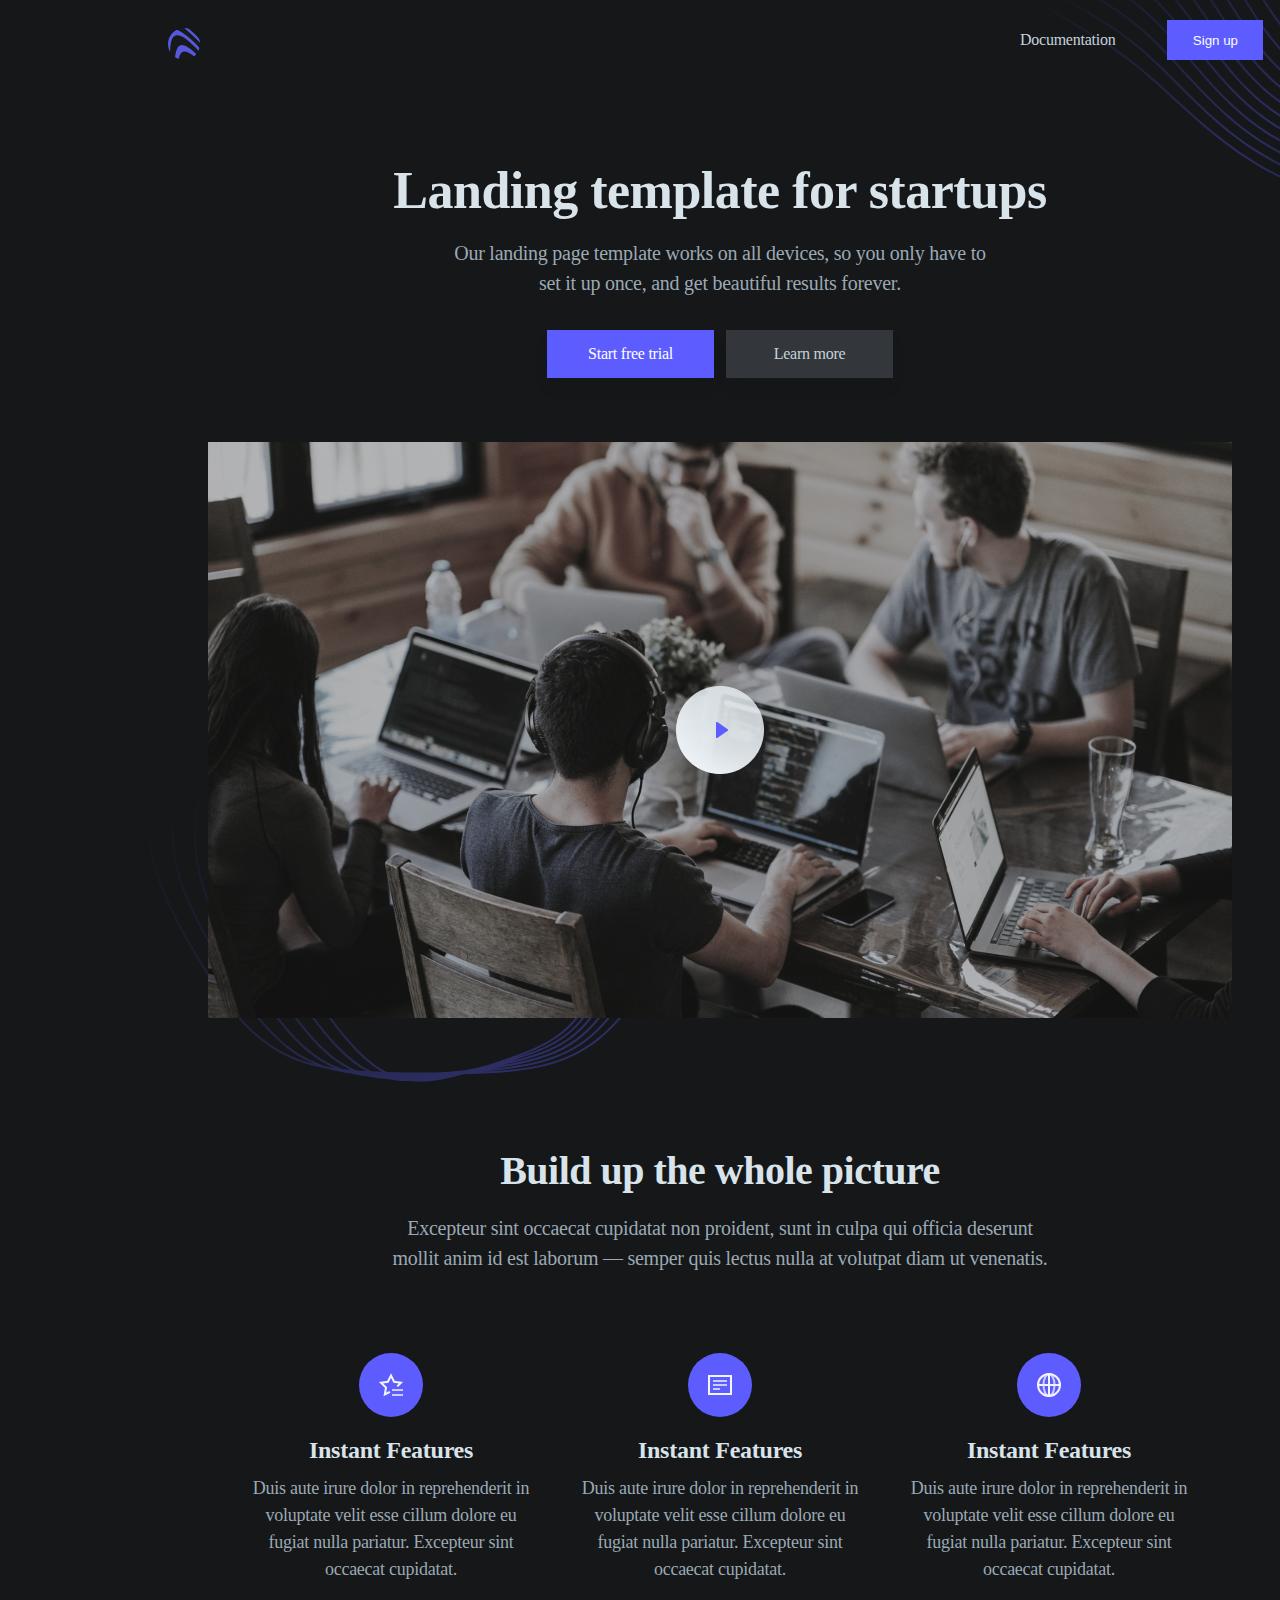
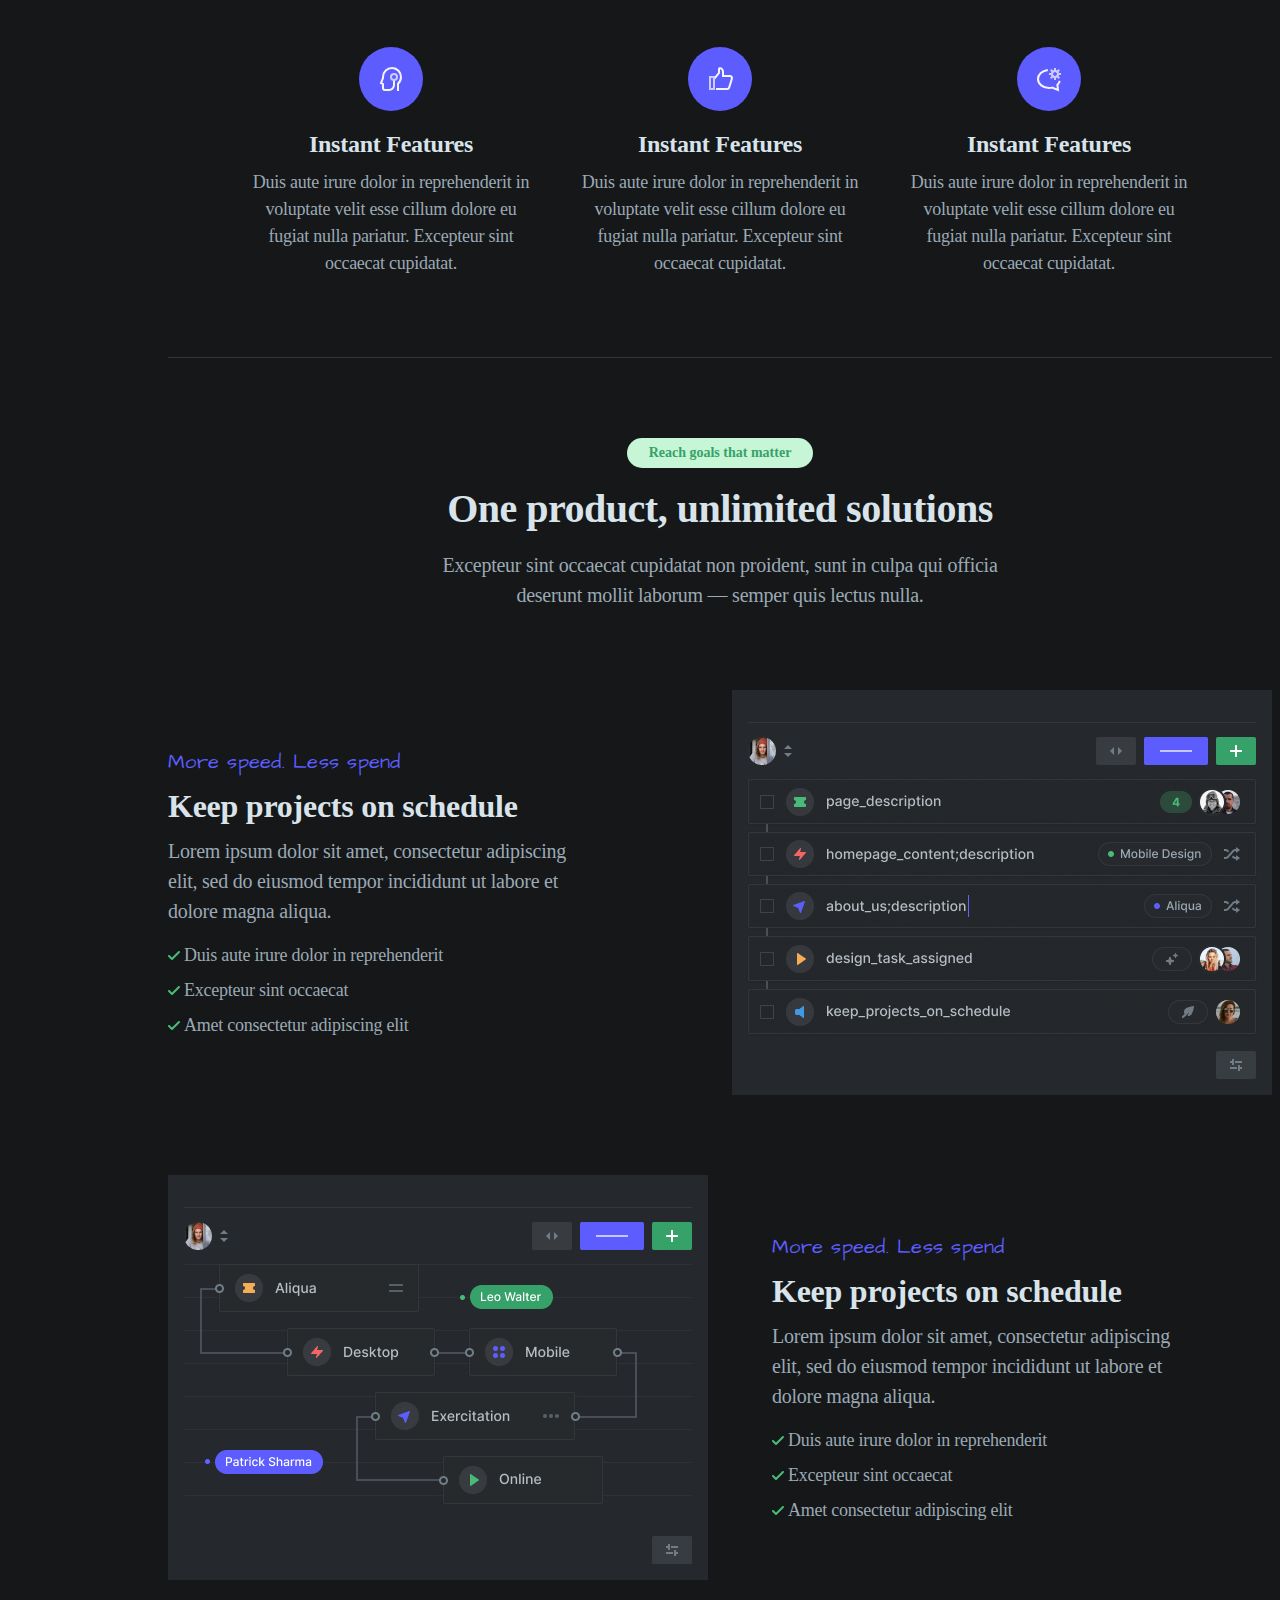
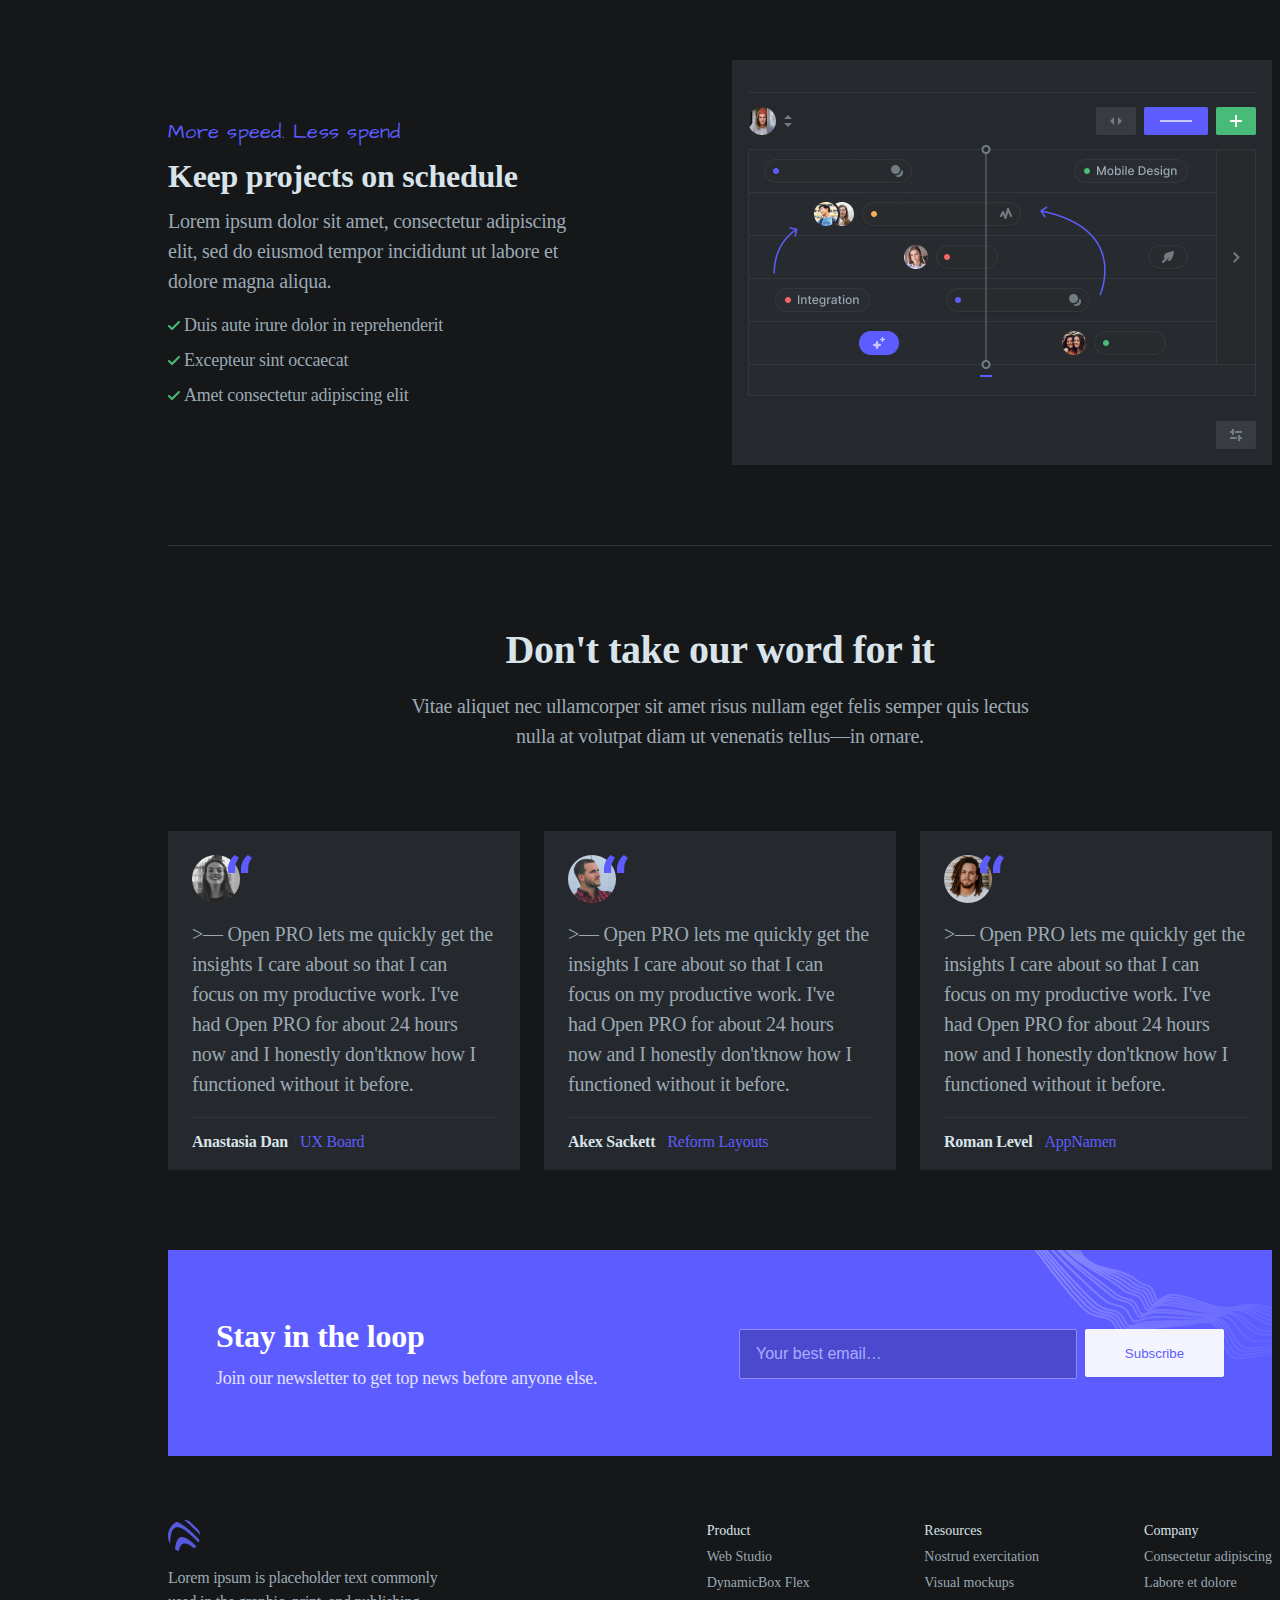
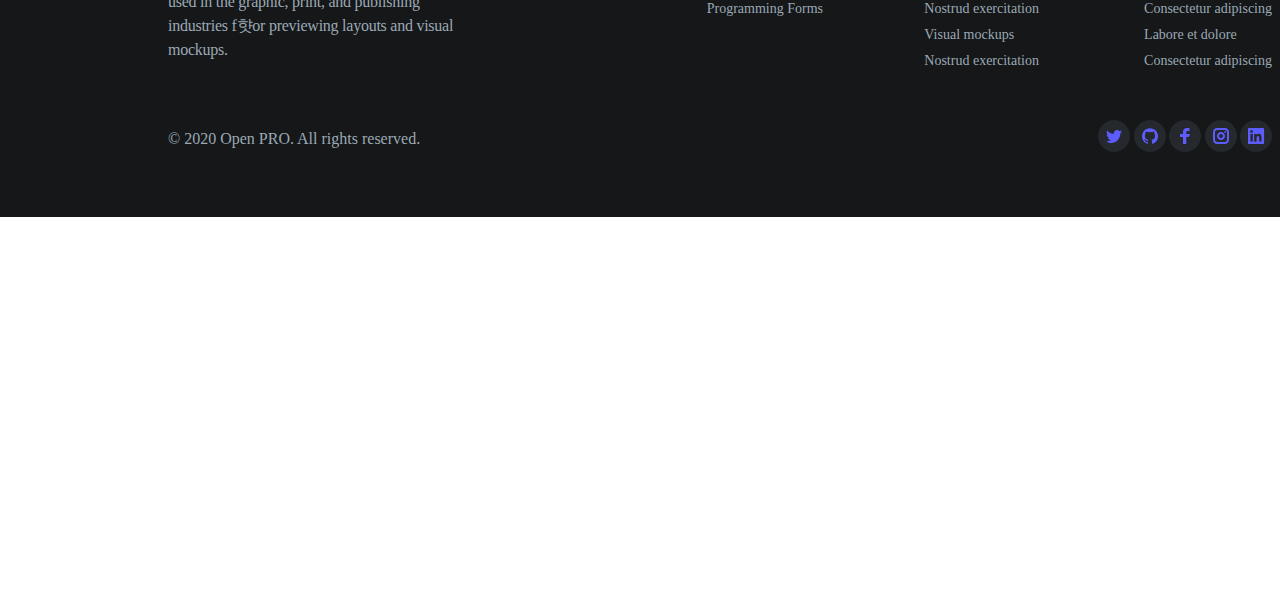
<file: index.html>
<!DOCTYPE html>
<html lang="en">
   

<head>
    <title>#1</title>
    <link rel="stylesheet" href="reset.css">
    <link rel="stylesheet" href="landing.css">
    <link rel="preconnect" href="https://fonts.googleapis.com">
    <link rel="preconnect" href="https://fonts.gstatic.com" crossorigin>
    <link href="https://fonts.googleapis.com/css2?family=Architects+Daughter&family=Playfair+Display&family=Sometype+Mono:wght@700&family=Sunflower:wght@500&display=swap" rel="stylesheet">
    <style>
    </style>
</head>
<body>
<div class="wrap">
    <header>
        <img src="img/headerlogo.svg" alt="" class="logo">
        <a href="#" class="do">Documentation</a>
        <a href="signup.html"><button>Sign up</button></a>
        <img src="img/bg1.svg" alt="" class="back">
    </header>
    <main>
        <div class="p1">
            <h1>Landing template for startups</h1>
            <h3>Our landing page template works on all devices, so you only have to <br> 
                set it up once, and get beautiful results forever.</h3>
            <button class="b1" >Start free trial</button>
            <button class="b2">Learn more</button>
                <div class="img-wrap">
                     <img src="img/Video.png" alt="" class="video">
                    <img src="img/bg2.svg" alt="" class="back2"> 
                   
                </div>
        </div>     

        <div class="p2">
            <h1>Build up the whole picture</h1>
            <h2>Excepteur sint occaecat cupidatat non proident, sunt in culpa qui officia deserunt <br>
                mollit anim id est laborum — semper quis lectus nulla at volutpat diam ut venenatis.</h2> 
            <div class="icon">
            
                        <div class="iconwrap">
                            <div class="icon1">
                                <img src="img/icon1.svg" alt="">
                                <h3>Instant Features</h3>
                                <p>Duis aute irure dolor in reprehenderit in<br> voluptate velit esse cillum dolore eu<br> fugiat nulla pariatur. Excepteur sint<br> occaecat cupidatat.</p>
                            </div>
                            <div class="icon2">
                                <img src="img/icon2.svg" alt="">
                                <h3>Instant Features</h3>
                                <p>Duis aute irure dolor in reprehenderit in<br> voluptate velit esse cillum dolore eu<br> fugiat nulla pariatur. Excepteur sint<br> occaecat cupidatat.</p>
                            </div>
                            <div class="icon3">
                                <img src="img/icon3.svg" alt="">
                                <h3>Instant Features</h3>
                                <p>Duis aute irure dolor in reprehenderit in<br> voluptate velit esse cillum dolore eu<br> fugiat nulla pariatur. Excepteur sint<br> occaecat cupidatat.</p>
                            </div>    
                            <div class="icon4">
                                    <img src="img/icon4.svg" alt="">
                                    <h3>Instant Features</h3>
                                    <p>Duis aute irure dolor in reprehenderit in<br> voluptate velit esse cillum dolore eu<br> fugiat nulla pariatur. Excepteur sint<br> occaecat cupidatat.</p>
                            </div>
                            <div class="icon5">
                                    <img src="img/icon5.svg" alt="">
                                    <h3>Instant Features</h3>
                                    <p>Duis aute irure dolor in reprehenderit in<br> voluptate velit esse cillum dolore eu<br> fugiat nulla pariatur. Excepteur sint<br> occaecat cupidatat.</p>
                            </div>
                            <div class="icon6">
                                    <img src="img/icon6.svg" alt="">
                                    <h3>Instant Features</h3>                    
                                    <p>Duis aute irure dolor in reprehenderit in<br> voluptate velit esse cillum dolore eu<br> fugiat nulla pariatur. Excepteur sint<br> occaecat cupidatat.</p>
                            </div>
                        </div>    
            </div>
        </div>

        <div class="p3">
            <div class="titlebutton">Reach goals that matter</div>
            <h1>One product, unlimited solutions</h1>
            <h2>Excepteur sint occaecat cupidatat non proident, sunt in culpa qui officia<br>
                deserunt mollit laborum — semper quis lectus nulla.</h2>  
                <div class="container">
                    <div class="contents1">
                        <div class="textbox">
                            <p class="subtitle">More speed. Less spend</p>
                            <h3>Keep projects on schedule</h3>
                            <h4>Lorem ipsum dolor sit amet, consectetur adipiscing<br> 
                                elit, sed do eiusmod tempor incididunt ut labore et<br>
                                dolore magna aliqua.</h4>
                                <p class="checklist">
                                    <div class="check">
                                        <img src="img/greencheck.svg" alt=""> <span>Duis aute irure dolor in reprehenderit</span>
                                    </div>
                                    <div class="check">
                                        <img src="img/greencheck.svg" alt=""> <span>Excepteur sint occaecat</span>
                                    </div>
                                    <div class="check">
                                        <img src="img/greencheck.svg" alt=""> <span>Amet consectetur adipiscing elit</span>
                                    </div> 
                                </p>
                        </div>
                        <img src="img/Illustration1.png" alt="" class="img1">
                    </div>   

                    <div class="contents2">
                        <div class="textbox">
                            <p class="subtitle">More speed. Less spend</p>
                            <h3>Keep projects on schedule</h3>
                            <h4>Lorem ipsum dolor sit amet, consectetur adipiscing<br> 
                                elit, sed do eiusmod tempor incididunt ut labore et<br>
                                dolore magna aliqua.</h4>
                                <p class="checklist">
                                    <div class="check">
                                        <img src="img/greencheck.svg" alt=""> <span>Duis aute irure dolor in reprehenderit</span>
                                    </div>
                                    <div class="check">
                                        <img src="img/greencheck.svg" alt=""> <span>Excepteur sint occaecat</span>
                                    </div>
                                    <div class="check">
                                        <img src="img/greencheck.svg" alt=""> <span>Amet consectetur adipiscing elit</span>
                                    </div> 
                                </p>
                            </div>
                        <img src="img/Illustration2.png" alt="" class="img2">
                    </div>   

                    <div class="contents3">
                        <div class="textbox">
                            <p class="subtitle">More speed. Less spend</p>
                            <h3>Keep projects on schedule</h3>
                                <h4>Lorem ipsum dolor sit amet, consectetur adipiscing<br> 
                                elit, sed do eiusmod tempor incididunt ut labore et<br>
                                dolore magna aliqua.</h4>
                                <p class="checklist">
                                    <div class="check">
                                        <img src="img/greencheck.svg" alt=""> <span>Duis aute irure dolor in reprehenderit</span>
                                    </div>
                                    <div class="check">
                                        <img src="img/greencheck.svg" alt=""> <span>Excepteur sint occaecat</span>
                                    </div>
                                    <div class="check">
                                        <img src="img/greencheck.svg" alt=""> <span>Amet consectetur adipiscing elit</span>
                                    </div> 
                                </p>
                        </div>
                        <img src="img/Illustration3.png" alt="" class="img3">
                    </div>   
        </div>        
        <div class="p4">
                <h1>Don't take our word for it</h1>
                <h3>Vitae aliquet nec ullamcorper sit amet risus nullam eget felis semper quis lectus<br> 
                    nulla at volutpat diam ut venenatis tellus—in ornare.</h3>
            <div class="container">
                <div class="avatar1">
                    <div class="avatarcontainer">
                        <img src="img/people1.svg" alt="">
                        <h4>>— Open PRO lets me quickly get the
                        insights I care about so that I can<br> focus on my productive work. I've<br> 
                        had Open PRO for about 24 hours<br>  now and I honestly don'tknow how I<br> 
                        functioned without it before.</h4>
                        <p><span class="ana">Anastasia Dan</span> <span class="slash">/</span> <span class="blue">UX Board</span> </p>
                    </div>
                </div>
                <div class="avatar2">
                        <div class="avatarcontainer">
                            <img src="img/people2.svg" alt="">
                            <h4>>— Open PRO lets me quickly get the
                                insights I care about so that I can<br> focus on my productive work. I've<br> 
                                had Open PRO for about 24 hours<br>  now and I honestly don'tknow how I<br> 
                                functioned without it before.</h4>
                            <p><span class="ana">Roman Level</span> <span class="slash">/</span> <span class="blue">AppNamen</span></p>
                        </div>       
                    </div>
                <div class="avatar3">
                    <div class="avatarcontainer">
                            <img src="img/people3.svg" alt="">
                            <h4>>— Open PRO lets me quickly get the
                                insights I care about so that I can<br> focus on my productive work. I've<br> 
                                had Open PRO for about 24 hours<br>  now and I honestly don'tknow how I<br> 
                                functioned without it before.</h4>
                            <p><span class="ana">Akex Sackett</span> <span class="slash">/</span> <span class="blue">Reform Layouts</span></p>
                     </div>       
                </div>

                <div class="bluebox">
                    <h2>Stay in the loop</h2>
                        <h3>Join our newsletter to get top news before anyone else.</h3>
                        <input type="text" placeholder="Your best email…">
                        <button>Subscribe</button>
                        <img src="img/bg3.svg" alt="" class="bg3">
                 </div>
        
   
        <footer>
            <img src="img/logo_.png" alt="">
            <p class="lorem">
                Lorem ipsum is placeholder text commonly<br>
                used in the graphic, print, and publishing <br>
                industries f햣or previewing layouts and visual<br>
                mockups.
            </p>
            <p class="la">© 2020 Open PRO. All rights reserved.</p>
            <div class="footertitle">
                <div class="product">
                    <span class="title">Product</span>
                    <span>Web Studio</span>
                    <span>DynamicBox Flex</span>
                    <span>Programming Forms</span>
                </div>
            </div>
            <div class="footertitle">
                <div class="Resources">
                    <span class="title">Resources</span>
                    <span>Nostrud exercitation</span>
                    <span>Visual mockups</span>
                    <span>Nostrud exercitation</span>
                    <span>Visual mockups</span>
                    <span>Nostrud exercitation</span>
            </div>
            <div class="footertitle">
                <div class="company">
                    <span class="title">Company</span>
                    <span>Consectetur adipiscing</span>
                    <span>Labore et dolore</span>
                    <span>Consectetur adipiscing</span> 
                    <span>Labore et dolore</span>
                    <span>Consectetur adipiscing</span>
                </div>
            </div>
            
            <div class="sns">
                <img src="img/sns1.svg" alt="">
                <img src="img/sns2.svg" alt="">
                <img src="img/sns3.svg" alt="">
                <img src="img/sns4.svg" alt="">
                <img src="img/sns5.svg" alt="">
            </div>    
        </footer>
        
</div>
</main>

</body>
</html>
</file>
<file: landing.css>
.wrap{
    width: 1440px;
    height: 5017px;
    background-color: #151719;
}
    header{
        width: 1440px;
        height: 80px;
    }
       
     .logo{
        margin-left: 168px;
        margin-top: 24px;
    }
    header .do{
        margin-top: 27px;
        margin-left: 816px;
        margin-right: 48px;
        font-size: 16px;
        font-weight: 400px;
        line-height: 24px;
        letter-spacing: -0.25px;
        text-align: left;
        color: #C5D2DC;
    }
    header button{
        width: 96px;
        height: 40px;
        color: #FFFFFF;
        background-color: #5D5DFF;
        margin-top: 20px;
        margin-right: 168px;
    }
    header .back{
        position: relative;
        top: -80px;
        left: 998px;
    }
    main{
        width: 1104px; 
        height: 5017px;
        text-align: center;
        margin-left: 168px;
        margin-top: 0;
    }
    .p1 h1{
        font-family: Inter;
        font-size: 52px;
        font-weight: 800;
        line-height: 62px;
        letter-spacing: -0.5px;
        text-align: center;
        margin-top: 80px;
        color: #D9E3EA;
    }

    .p1 h3{
        font-family: Inter;
        font-size: 20px;
        font-weight: 400;
        line-height: 30px;
        letter-spacing: -0.25px;
        text-align: center;
        color: #9BA9B4;
        margin-top: 16px;
    }

    .p1 button{
        width: 167px;
        height: 48px;
        top: 330px;
        left: 556px;
        margin-top: 32px;
        margin-bottom: 64px;
        box-shadow: 0px 10px 15px -3px #15171929;
        font-family: Inter;
        font-size: 16px;
        font-weight: 500;
        line-height: 24px;
        letter-spacing: -0.25px;
        }

        .p1 .b1{
        color: #FFFFFF;
        background-color: #5D5DFF;
        margin-right: 4px;
        }
        .p1 .b2{
        color: #C5D2DC;
        background-color: #33363A;
        margin-left: 4px;
        }

        .img-wrap{
            position: relative;
           
        }
            .video{
                position: relative;
                z-index: 2;
            }
                .p1 .back2{
                position: absolute;
                top: 88px;
                left: -20px;
                z-index: 1;
            }
            

            .p2 h1{
                font-family: Inter;
                font-size: 40px;
                font-weight: 800;
                line-height: 50px;
                letter-spacing: -0.5px;
                text-align: center;
                margin-top: 128px;
                color: #D9E3EA;
            }
        .p2 h2{
            font-family: Inter;
            font-size: 20px;
            font-weight: 400;
            line-height: 30px;
            letter-spacing: -0.25px;
            text-align: center;
            margin-top: 17px;
            color: #9BA9B4;
        }
        .iconwrap{
            margin-top: 80px;
            border-bottom: 1px solid #33363A;
        }

        .iconwrap div{
            display: inline-block;
            width: 325px;
            height: 230px;
            margin-top: 0;
        }
        .iconwrap h3{
            font-size: 24px;
            font-weight: 700;
            line-height: 34px;
            letter-spacing: -0.25px;
            margin-top: 16px;
            margin-bottom: 8px;
            color: #D9E3EA;
        }
        .iconwrap p{
            font-size: 18px;
            font-weight: 400;
            line-height: 27px;
            letter-spacing: -0.25px;
            color: #9BA9B4;
        }
        .iconwrap .icon1{
            margin-bottom: 64px;
        }
     
        .iconwrap .icon4{
            margin-bottom: 80px;  
        }
        
        .p3 .titlebutton{
            width: 186px;
            height: 30px;
            color: #36A269;
            margin-left: 459px;
            margin-top: 80px;
            background-color: #C6F6D5;
            font-size: 14px;
            font-weight: 600;
            letter-spacing: 0px;
            border-radius: 15px;
            line-height: 30px;
        }
        .p3 h1{
            margin-top: 16px;
            margin-bottom: 16px;
            font-size: 40px;
            font-weight: 800;
            line-height: 50px;
            letter-spacing: -0.5px;
            color: #D9E3EA;
            }
    
        .p3 h2{
            font-size: 20px;
            font-weight: 400;
            line-height: 30px;
            letter-spacing: -0.25px;
            color: #9BA9B4;
            margin-bottom: 80px;
        }

        .p3 .container .subtitle{
            font-family: 'Architects Daughter', cursive;
            font-size: 20px;
            font-weight: 400;
            line-height: 30px;
            letter-spacing: 0.25px;
            color: #5D5DFF;
            
        }
        .p3 .container h3{
            font-size: 32px;
            font-weight: 700;
            line-height: 42px;
            letter-spacing: -0.25px;
            color: #D9E3EA;
            margin-top: 8px;

        }
        .p3 .container h4{
            font-size: 20px;
            font-weight: 400;
            line-height: 30px;
            letter-spacing: -0.25px;
            color: #9BA9B4;
            margin-top: 9px;

            }
        .p3 .container .checklist{
            font-size: 18px;
            font-weight: 400;
            line-height: 27px;
            letter-spacing: -0.25px;
            color: #9BA9B4;
            margin-top: 16px;
            }
        .p3 .container{
            width: 1104px;
            height: 1375px;
            text-align: left;
        }
        
        .p3 .contents1{
            width: 1104px;
            height: 405px;
            overflow: hidden;
        }
            .p3 .contents1 .textbox{
                display: inline-block;
                width: 500px;
                height: 292px;
                margin-top: 57px;
                }
                .p3 .img1{
                    float: right;
                    }
        .p3 .contents2{
            width: 1104px;
            height: 405px;
            float: left;
            margin-top: 80px;
            overflow: hidden;
            }
            .p3 .contents2 .textbox{
                float: right;
                width: 500px;
                height: 292px;
                margin-top: 57px;
                }   
       
        .p3 .contents3{
            width: 1104px;
            height: 405px;
            float: left;
            margin-top: 80px;
            overflow: hidden;
            border-bottom: 1px solid #33363A;;
            padding-bottom: 80px;

            }
            .p3 .contents3 .textbox{
                float: left;
                width: 500px;
                height: 292px;
                margin-top: 57px;
                }   
                .p3 .img3{
                    float: right;
                    }

            .check span{
            font-size: 18px;
            font-weight: 400;
            line-height: 27px;
            letter-spacing: -0.25px;
            color: #9BA9B4;
            }

            .check{
                margin-bottom: 8px;
            }
            .check img{
                margin-bottom: 9px;
            }

        .p4{
            margin-top: 80px;
        }
        .p4 h1{
            padding-top: 80px;
            margin-bottom: 16px;
        }
        .p4 h3{
            margin-bottom: 80px;
            font-size: 20px;
            font-weight: 400;
            line-height: 30px;
            letter-spacing: -0.25px;
            color: #9BA9B4;
        }
           
            .avatar1{
                width: 352px;
                height: 339px;
                background-color: #25282C; 
                float: left;
            }
            .avatarcontainer{
                margin: 24px 24px 20px 24px;
            }
            
                    .avatar1 h4{
                        height: 162px;
                        font-size: 18px;
                        font-weight: 400;
                        line-height: 27px;
                        letter-spacing: -0.25px;
                        text-align: left;  
                        padding-bottom: 16px;     
                        margin-bottom: 20px;                 
                    }
                    .avatar1 img{
                        margin-bottom: 7px;
                    }
                        .avatar1 .ana{
                            color: #D9E3EA;
                            font-size: 16px;
                            font-weight: 600;
                            line-height: 24px;
                            letter-spacing: -0.25px;
                            text-align: left;
                            margin-top: 20px;
                            
                        }
                        .avatar1 p{
                            border-top: 1px solid #33363A;
                            margin-top: 20px;
                            padding-top: 12px;
                             }
                            .avatar1 .slash{
                                color:#33363A;
                                font-size: 16px;
                                font-weight: 400;
                                line-height: 24px;
                                letter-spacing: -0.25px;
                                text-align: left;
                            }
                                .avatar1 .blue{
                                    color: #5D5DFF;
                                    font-size: 16px;
                                    font-weight: 500;
                                    line-height: 24px;
                                    letter-spacing: -0.25px;
                                    text-align: left;
                                }       
            .avatar2{
                width: 352px;
                height: 339px;
                background-color: #25282C;  
                float: right;
            }

                .avatar2 img{
                    margin-bottom: 7px;
                }
                    .avatar2 h4{
                        height: 162px;
                        font-size: 18px;
                        font-weight: 400;
                        line-height: 27px;
                        letter-spacing: -0.25px;
                        text-align: left;  
                        padding-bottom: 16px;     
                        margin-bottom: 20px;         
                    }
                        .avatar2 .ana{
                            color: #D9E3EA;
                            font-size: 16px;
                            font-weight: 600;
                            line-height: 24px;
                            letter-spacing: -0.25px;
                            text-align: left;
                            margin-top: 20px;
                        }
                        .avatar2 p{
                            border-top: 1px solid #33363A;
                            margin-top: 20px;
                            padding-top: 12px;
                             }
                            .avatar2 .slash{
                                color:#33363A;
                                font-size: 16px;
                                font-weight: 400;
                                line-height: 24px;
                                letter-spacing: -0.25px;
                                text-align: left;
                            }
                                .avatar2 .blue{
                                    color: #5D5DFF;
                                    font-size: 16px;
                                    font-weight: 500;
                                    line-height: 24px;
                                    letter-spacing: -0.25px;
                                    text-align: left;
                                }       
             .avatar3{
                width: 352px;
                height: 339px;
                background-color: #25282C; 
                float: right;
                margin-right: 24px;
                }
                .avatar3 img{
                    margin-bottom: 7px;
                }
                    .avatar3 h4{
                        height: 162px;
                        font-size: 18px;
                        font-weight: 400;
                        line-height: 27px;
                        letter-spacing: -0.25px;
                        text-align: left;  
                        padding-bottom: 16px;     
                        margin-bottom: 20px;         
                    }
                        .avatar3 .ana{
                            color: #D9E3EA;
                            font-size: 16px;
                            font-weight: 600;
                            line-height: 24px;
                            letter-spacing: -0.25px;
                            text-align: left;
                            margin-top: 20px;
                        }
                        .avatar3 p{
                            border-top: 1px solid #33363A;
                            margin-top: 20px;
                            padding-top: 12px;
                             }
                            .avatar3 .slash{
                                color:#33363A;
                                font-size: 16px;
                                font-weight: 400;
                                line-height: 24px;
                                letter-spacing: -0.25px;
                                text-align: left;
                            }
                                .avatar3 .blue{
                                    color: #5D5DFF;
                                    font-size: 16px;
                                    font-weight: 500;
                                    line-height: 24px;
                                    letter-spacing: -0.25px;
                                    text-align: left;
                                }       
        .p4 .bluebox{
            width: 1104px;
            height: 206px;
            margin-top: 80px;
            background-color: #5D5DFF;
            display: inline-block;
            position: relative;
        }          
            .p4 .bluebox h2{
                margin: 65px 0px 0px 48px;
                font-size: 32px;
                font-weight: 700;
                line-height: 42px;
                letter-spacing: -0.25px;
                text-align: left;
                color: #FFFFFF;
            }
                .p4 .bluebox h3{
                    margin: 8px 0px 64px 48px;
                    font-size: 18px;
                    font-weight: 400;
                    line-height: 27px;
                    letter-spacing: -0.25px;
                    text-align: left;
                    color: #E2E1FF;
                }
                    .p4 button{
                        position: absolute;
                        width: 139px;
                        height: 48px;
                        right: 48px;
                        top: 50%;
                        margin-top: -24px;
                        background-color: #F4F4FF;
                        color: #5D5DFF;
                        box-shadow: 0px 1px 3px 0px #19202C0A;
                        border-radius: 2px;

                    }
                    .p4 input{
                        position: absolute;
                        width: 320px;
                        height: 48px;
                        right: 195px;
                        top: 50%;
                        margin-top: -24px;
                        padding-inline-start: 16px;
                        background-color:#4B4ACF;
                        border: 1px solid #8D8DFF;
                        border-radius: 2px; 
                 }
                 input[type="text"]::placeholder {
                    color: #ABABFF;
                    font-size: 16px;
                    } 

                    .bluebox .bg3{
                        margin-left: 1104px;
                        position: absolute;
                        right: 0;
                        top: 0;
                    }

                    footer{
                        margin-top: 64px;
                        width: 1104px;
                        height: 233px;
                        position: relative;
                        color:  #9BA9B4;
                    }
                    footer .lorem{
                        font-weight: 400;
                        line-height: 24px;
                        letter-spacing: -0.25px;
                        text-align: left;
                        color:#9BA9B4;
                        margin-top: 14px;
                    }
                    footer .la{
                        position: absolute;
                        bottom: 6px;
                        left: 0;
                    }
                    .footertitle .title{
                        color: #D9E3EA;
                        font-family: Inter;
                        font-weight: 500;
                        line-height: 22px;
                        letter-spacing: 0px;
                        text-align: left;
                        margin-top: 0;
                    }
                    .footertitle{
                        position: absolute;
                        top: 0;
                        right: 0;
                        font-size: 14px;
                        font-weight: 400;
                        line-height: 22px;
                        letter-spacing: 0px;
                        text-align: left;
                        color: #9BA9B4;                      
                    }
                    .footertitle span{
                        margin-bottom: 4px;
                        display: block;
                    }
                    .footertitle .product{
                        margin-right: 449px;
                        margin-bottom: 4px;

                    }
                    .footertitle  .Resources{
                        margin-right: 233px;
                    }
                    footer .sns{
                        position: absolute;
                        top: 200px;
                        right: 0px;
                    }
</file>
